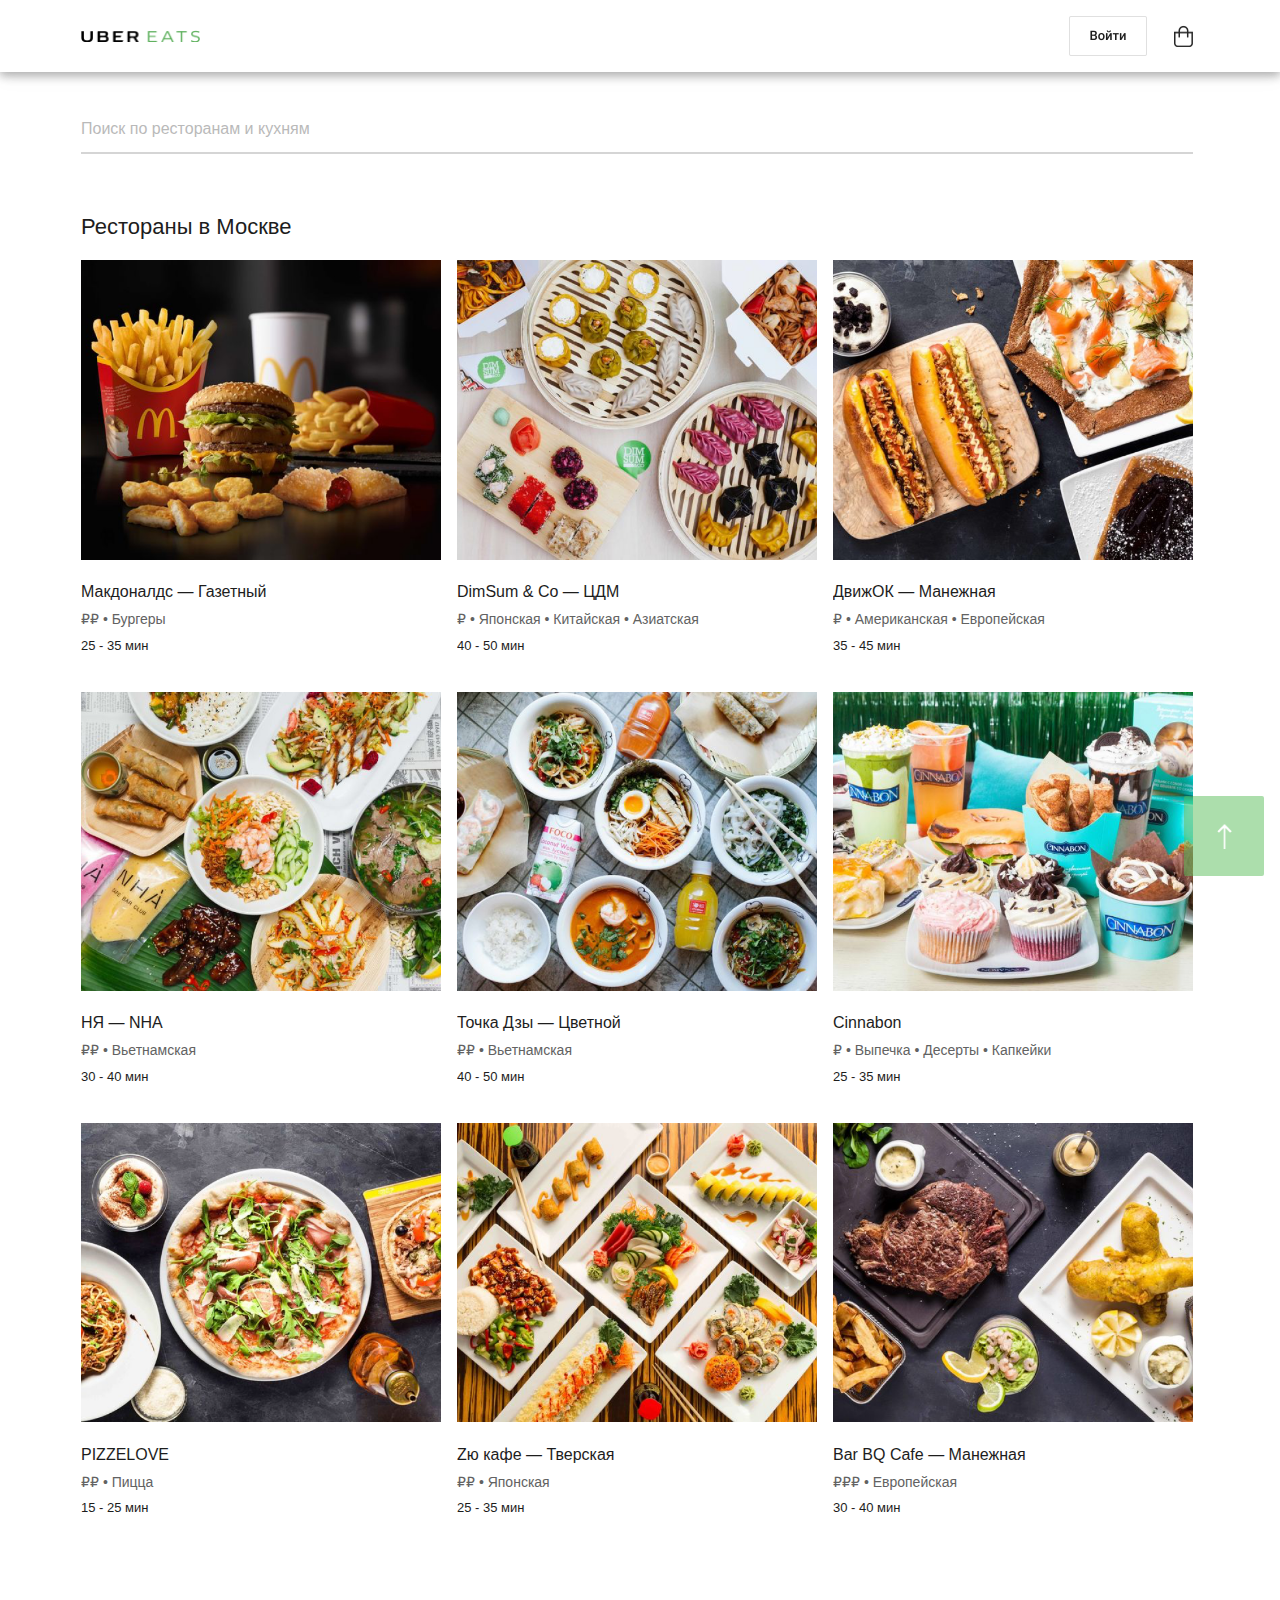
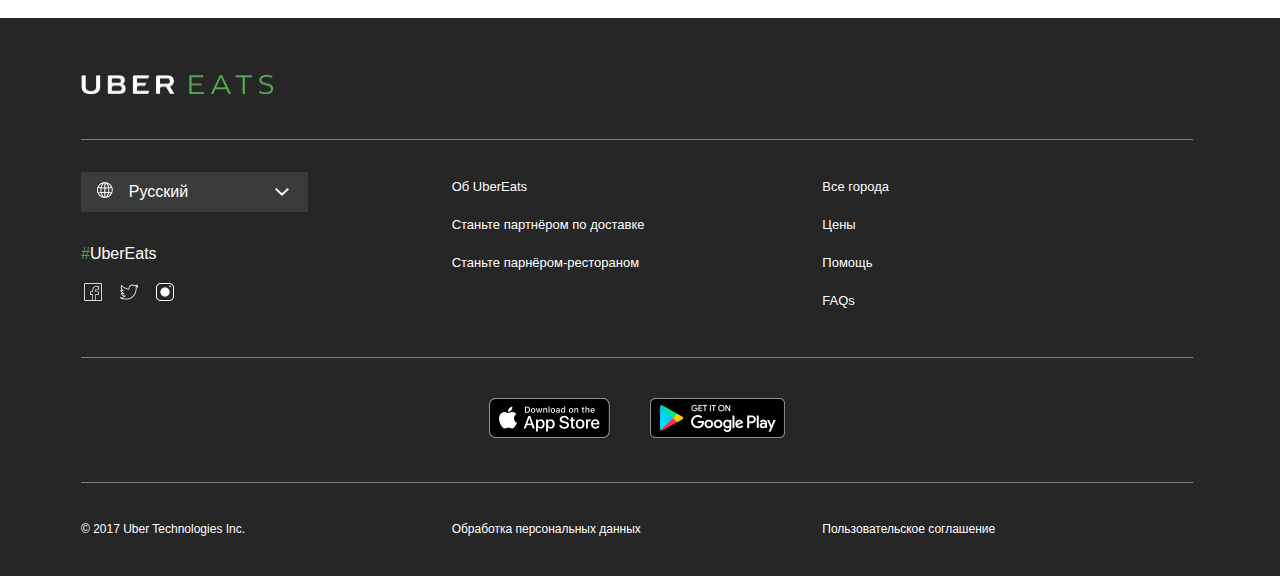
<file: index.html>
<!DOCTYPE html>
<html lang="en">
<head>
    <meta charset="UTF-8">
    <meta http-equiv="X-UA-Compatible" content="IE=edge">
    <meta name="viewport" content="width=device-width, initial-scale=1.0">
    <title>pizdetsssss</title>
    <link rel="stylesheet" href="index1.css">
    <link rel="stylesheet" href="normalize.css">
    <link rel="stylesheet" href="animation.css">
</head>

<body>
    <header class="main-header">
        <div class="m-container">
            <div class="header-line">
                <img class="black-logo" src="pins/black-logo.png" alt="black-logo">
                <div class="menu">
                        <img class="sign-in" src="pins/sign-in.png" alt="sign-in">
                        <img class="basket" src="pins/basket.png" alt="basket">
                </div>
            </div>
        </div>
    </header>

    
    <div class="upupup">
        <a href="#begin-of-page">
        <div class="upupup-btn">
            <img class="upupup-strelka" src="pins/up.png" alt="up">
        </div>
        </a>
    </div>

    <section id="begin-of-page" class="search">
        <div class="m-container">
            <div class="search-text">
            <form class="q">
                <input type="search" class="q" placeholder="Поиск по ресторанам и кухням"> 
            </form>
            </div>
            <div class="rectangle"></div>      
        </div>
    </section>

    <section class="restaurants">
        <div class="m-container">
            <div class="title">
                Рестораны в Москве
            </div>
        </div>
    </section>

    <sectoin class="cards-navigation">
        <div class="m-container">
            <div class="cards-container">

                <div class="cards">
                    <a href="index3.html">
                        <figure class="card-item">
                            <img class="card-photo" src="imgs1/mac.png">
                            <figcaption class="card-text">
                                <p class="card-name">Макдоналдс — Газетный</p>
                                <p class="card-food">₽₽ • Бургеры</p>
                                <p class="card-time">25 - 35 мин</p>
                            </figcaption>
                        </figure>
                    </a>
                </div>
        

                <div class="cards">
                    <a href="index3.html">
                        <figure class="card-item">
                            <img class="card-photo" src="imgs1/dimsum.png">
                            <figcaption class="card-text">
                                <p class="card-name">DimSum & Co — ЦДМ</p>
                                <p class="card-food">₽ • Японская • Китайская • Азиатская</p>
                                <p class="card-time">40 - 50 мин</p>
                            </figcaption>
                        </figure>
                    </a>
                </div>
            

                <div class="cards">
                    <a href="index3.html">
                        <figure class="card-item">
                            <img class="card-photo" src="imgs1/dvijok.png">
                            <figcaption class="card-text">
                                <p class="card-name">ДвижОК — Манежная</p>
                                <p class="card-food">₽ • Американская • Европейская</p>
                                <p class="card-time">35 - 45 мин</p>
                            </figcaption>
                        </figure>
                    </a>
                </div>
            

                <div class="cards">
                    <a href="index3.html">
                        <figure class="card-item">
                            <img class="card-photo" src="imgs1/nha.png">
                            <figcaption class="card-text">
                                <p class="card-name">НЯ — NHA</p>
                                <p class="card-food">₽₽ • Вьетнамская</p>
                                <p class="card-time">30 - 40 мин</p>
                            </figcaption>
                        </figure>
                    </a>
                </div>
            

                <div class="cards">
                    <a href="index3.html">
                        <figure class="card-item">
                            <img class="card-photo" src="imgs1/tsvetnoy.png">
                            <figcaption class="card-text">
                                <p class="card-name">Точка Дзы — Цветной</p>
                                <p class="card-food">₽₽ • Вьетнамская</p>
                                <p class="card-time">40 - 50 мин</p>
                            </figcaption>
                        </figure>
                    </a>
                    </a>
                </div>


                <div class="cards">
                    <a href="index3.html">
                        <figure class="card-item">
                            <img class="card-photo" src="imgs1/cinnabon.png">
                            <figcaption class="card-text">
                                <p class="card-name">Cinnabon</p>
                                <p class="card-food">₽ • Выпечка • Десерты • Капкейки</p>
                                <p class="card-time">25 - 35 мин</p>
                            </figcaption>
                        </figure>
                    </a>
                </div>
            
            
                <div class="cards">
                    <a href="index3.html">
                        <figure class="card-item">
                            <img class="card-photo" src="imgs1/pizzelove.png">
                            <figcaption class="card-text">
                                <p class="card-name">PIZZELOVE</p>
                                <p class="card-food">₽₽ • Пицца</p>
                                <p class="card-time">15 - 25 мин</p>
                            </figcaption>
                        </figure>
                    </a>
                </div>
    
                <div class="cards">
                    <a href="index3.html">
                        <figure class="card-item">
                            <img class="card-photo" src="imgs1/zy.png">
                            <figcaption class="card-text">
                                <p class="card-name">Zю кафе — Тверская</p>
                                <p class="card-food">₽₽ • Японская</p>
                                <p class="card-time">25 - 35 мин</p>
                            </figcaption>
                        </figure>
                        </a>
                </div>

                <div class="cards">
                    <a href="index3.html">
                        <figure class="card-item">
                            <img class="card-photo" src="imgs1/bar bq cafe.png">
                            <figcaption class="card-text">
                                <p class="card-name">Bar BQ Cafe — Манежная</p>
                                <p class="card-food">₽₽₽ • Европейская</p>
                                <p class="card-time">30 - 40 мин</p>
                            </figcaption>
                        </figure>
                    </a>
                </div>

            </div> <!--   cards-container   -->
        </div> <!--   m-container   -->
    </sectoin> 


    <footer class="footer">
        <div class="m-container">

            <img class="footer-logo" src="pins/white-logo.png" alt="white-logo">
            <div class="footer-rectangle-1"></div>
            <div class="footer-information">

                <div class="footer-inf-first">
                    <div class="footer-inf-first-lang">
                        <div class="lang-1">
                            <img class="lang-img" src="pins/world.png" alt="lang">
                            <select class="select-btn">
                                <option class="lang-text" value="ru">Русский</option>
                                <option class="lang-text" value="eng">English</option>
                            </select>
                        </div>
                    </div>
                    <div class="footer-inf-ubereats">
                        <p class="ubereats-reh">#</p>
                        <p class="ubereats-text">UberEats</p>
                    </div>
                    <div class="footer-inf-soc">
                        <img class="facebook" src="pins/facebook.png" alt="facebook">
                        <img class="twitter" src="pins/twitter-logo.png" alt="twitter">
                        <img class="instagram" src="pins/instagram.png" alt="instagram">
                    </div>
                </div>

                <div class="footer-inf-second">
                    <p class="gavno">Об UberEats</p>
                    <p class="gavno">Станьте партнёром по доставке</p>
                    <p class="gavno">Станьте парнёром-рестораном</p>
                </div>

                <div class="footer-inf-third">
                    <p class="gavno2">Все города</p>
                    <p class="gavno2">Цены</p>
                    <p class="gavno2">Помощь</p>
                    <p class="gavno2">FAQs</p>
                </div>
            </div> <!--   footer-information   -->

            <div class="footer-rectangle-2"></div>
            <div class="logo-apple-google">
                <a href="https://www.apple.com/ru/app-store/"><img class="apple-logo" src="pins/apple-logo.png" alt="apple"></a>
                <a href="https://play.google.com/store/games?hl=ru"><img class="google-logo" src="pins/google-logo.png" alt="google"></a>
            </div>
            <div class="footer-rectangle-3"></div>
            <div class="footer-inf-end">
                <p class="gavno3">© 2017 Uber Technologies Inc.</p>
                <p class="gavno3">Обработка персональных данных</p>
                <p class="gavno3">Пользовательское соглашение</p>
            </div>
        </div>
    </footer>
</body>
</html>
</file>
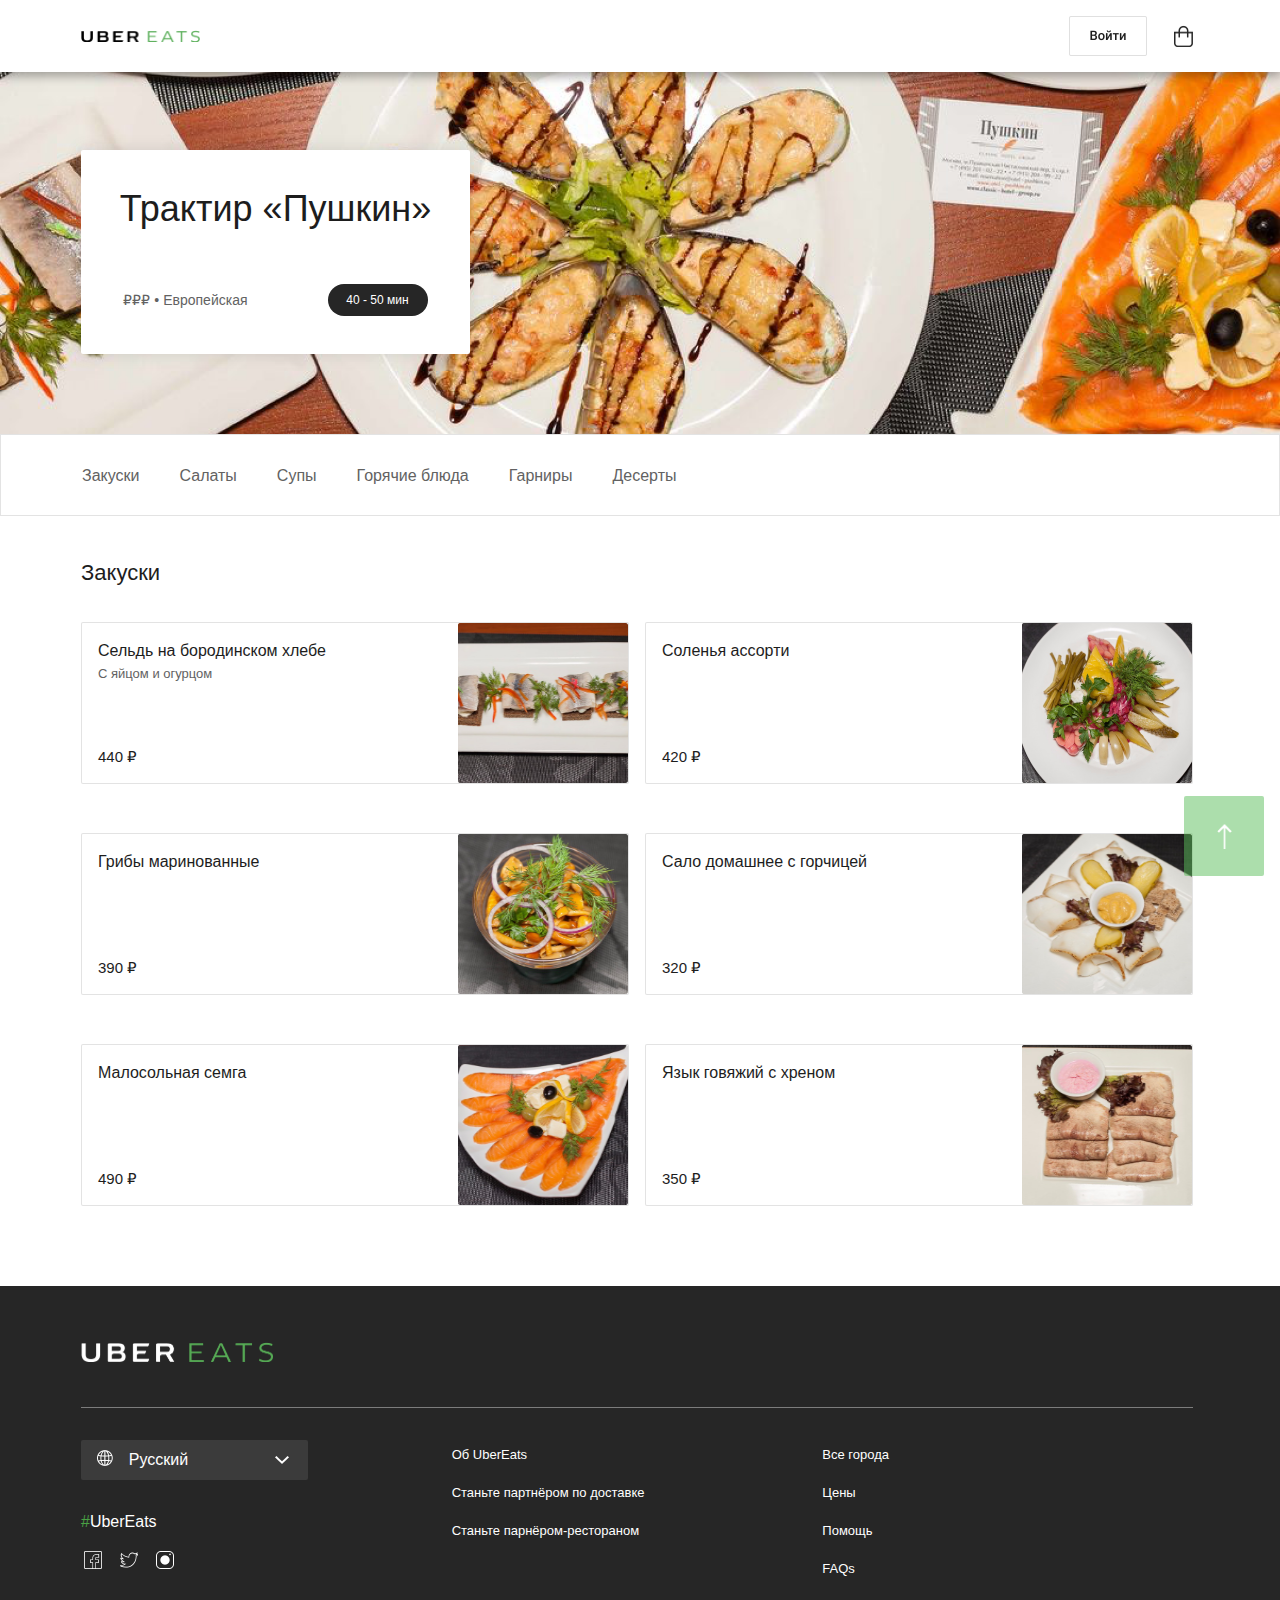
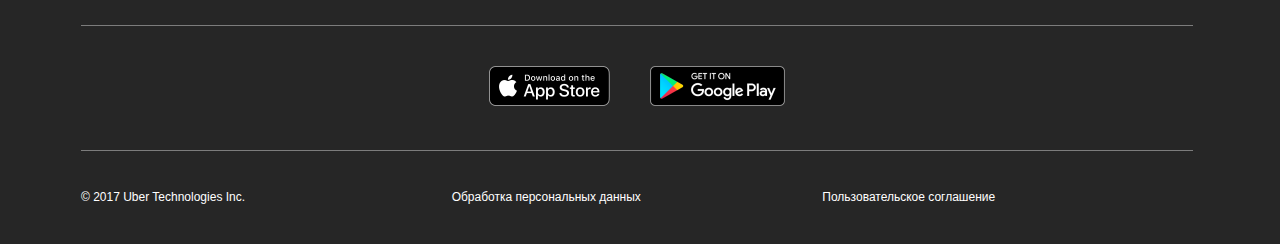
<file: index3.html>
<!DOCTYPE html>
<html lang="en">
<head>
    <meta charset="UTF-8">
    <meta http-equiv="X-UA-Compatible" content="IE=edge">
    <meta name="viewport" content="width=device-width, initial-scale=1.0">
    <title>jopaaaaaa</title>
    <link rel="stylesheet" href="index3.css">
    <link rel="stylesheet" href="normalize.css">
    <link rel="stylesheet" href="animation.css">
</head>
<body>
    <div class="m-container">
        <img class="perekroi" src="zakuski/perekroi.png">
    </div>

    <header class="main-header">
        <div class="m-container">
            <div class="header-line">
                <img class="black-logo" src="pins/black-logo.png" alt="black-logo">
                <div class="menu">
                        <img class="sign-in" src="pins/sign-in.png" alt="sign-in">
                        <img class="basket" src="pins/basket.png" alt="basket">
                </div>
            </div>
        </div>
    </header>

    
    <div class="upupup">
        <a href="#begin-of-page">
        <div class="upupup-btn">
            <img class="upupup-strelka" src="pins/up.png" alt="up">
        </div>
        </a>
    </div>

    <section id="begin-of-page" class="tractir">
        <div class="m-container">
            <div class="tractir-rectangle">
                <p class="pushkin">Трактир «Пушкин»</p>
                <div class="tractir-down">
                    <p class="kitchen">₽₽₽ • Европейская</p>
                    <div class="tractir-down-btn">
                        <p class="mins">40 - 50 мин</p>
                    </div>
                </div>
            </div>
        </div>
    </section>

    <section class="menu-nav">
        <div class="m-container">
            <div class="menu-nav-items">
                <p class="menu-item">Закуски</p>
                <p class="menu-item">Салаты</p>
                <p class="menu-item">Супы</p>
                <p class="menu-item">Горячие блюда</p>
                <p class="menu-item">Гарниры</p>
                <p class="menu-item">Десерты</p>
            </div>
        </div>
    </section>

    <section class="food">
        <div class="m-container">
            <p class="food-title">Закуски</p>
            <div class="food-rectangle"></div>
        </div>
    </section>

    <section class="food-navigation">
        <div class="m-container">
            <div class="food-container">
                <div class="food-card">
                    <div class="food-card-text">
                        <div class="food-card-name">
                            <p class="food-name">Сельдь на бородинском хлебе</p>
                            <p class="food-name-special">С яйцом и огурцом</p>
                        </div>
                        <p class="food-price">440 ₽</p>
                    </div>
                    <img class="food-photo" src="zakuski/z1.png">
                </div>
                
                <div class="food-card">
                    <div class="food-card-text">
                        <div class="food-card-name">
                            <p class="food-name">Соленья ассорти</p>
                        </div>
                        <p class="food-price">420 ₽</p>
                    </div>
                    <img class="food-photo" src="zakuski/z2.png">
                </div>
                <div class="food-card">
                    <div class="food-card-text">
                        <div class="food-card-name">
                            <p class="food-name">Грибы маринованные</p>
                        </div>
                        <p class="food-price">390 ₽</p>
                    </div>
                    <img class="food-photo" src="zakuski/z3.png">
                </div>
                <div class="food-card">
                    <div class="food-card-text">
                        <div class="food-card-name">
                            <p class="food-name">Сало домашнее с горчицей</p>
                        </div>
                        <p class="food-price">320 ₽</p>
                    </div>
                    <img class="food-photo" src="zakuski/z4.png">
                </div>
                <div class="food-card">
                    <div class="food-card-text">
                        <div class="food-card-name">
                            <p class="food-name">Малосольная семга</p>
                        </div>
                        <p class="food-price">490 ₽</p>
                    </div>
                    <img class="food-photo" src="zakuski/z5.png">
                </div>
                <div class="food-card">
                    <div class="food-card-text">
                        <div class="food-card-name">
                            <p class="food-name">Язык говяжий с хреном</p>
                        </div>
                        <p class="food-price">350 ₽</p>
                    </div>
                    <img class="food-photo" src="zakuski/z6.png">
                </div>
            </div>
        </div>
    </section>

    <footer class="footer">
        <div class="m-container">

            <img class="footer-logo" src="pins/white-logo.png" alt="white-logo">
            <div class="footer-rectangle-1"></div>
            <div class="footer-information">

                <div class="footer-inf-first">
                    <div class="footer-inf-first-lang">
                        <div class="lang-1">
                            <img class="lang-img" src="pins/world.png" alt="lang">
                            <select class="select-btn">
                                <option class="lang-text" value="ru">Русский</option>
                                <option class="lang-text" value="eng">English</option>
                            </select>
                        </div>
                    </div>
                    <div class="footer-inf-ubereats">
                        <p class="ubereats-reh">#</p>
                        <p class="ubereats-text">UberEats</p>
                    </div>
                    <div class="footer-inf-soc">
                        <img class="facebook" src="pins/facebook.png" alt="facebook">
                        <img class="twitter" src="pins/twitter-logo.png" alt="twitter">
                        <img class="instagram" src="pins/instagram.png" alt="instagram">
                    </div>
                </div>

                <div class="footer-inf-second">
                    <p class="gavno">Об UberEats</p>
                    <p class="gavno">Станьте партнёром по доставке</p>
                    <p class="gavno">Станьте парнёром-рестораном</p>
                </div>

                <div class="footer-inf-third">
                    <p class="gavno2">Все города</p>
                    <p class="gavno2">Цены</p>
                    <p class="gavno2">Помощь</p>
                    <p class="gavno2">FAQs</p>
                </div>
            </div> <!--   footer-information   -->

            <div class="footer-rectangle-2"></div>
            <div class="logo-apple-google">
                <a href="https://www.apple.com/ru/app-store/"><img class="apple-logo" src="pins/apple-logo.png" alt="apple"></a>
                <a href="https://play.google.com/store/games?hl=ru"><img class="google-logo" src="pins/google-logo.png" alt="google"></a>
            </div>
            <div class="footer-rectangle-3"></div>
            <div class="footer-inf-end">
                <p class="gavno3">© 2017 Uber Technologies Inc.</p>
                <p class="gavno3">Обработка персональных данных</p>
                <p class="gavno3">Пользовательское соглашение</p>
            </div>
        </div>
    </footer>
</body>
</html>
</file>
<file: index1.css>
* {margin:0; padding:0}
@media screen and (max-width: 575px) {
    .m-container {
        padding-left: 8px;
        padding-right: 8px;
    }
}

@media screen and (min-width: 768px) {
    .m-container {
        padding-left: 16px;
        padding-right: 16px;
    }
}
@media screen and (min-width: 992px) {
    .m-container {
        padding-left: 81px;
        padding-right: 87px;
    }
}

body {
    font-family: Roboto, sans-serif;
}
/*********************HEADER***************************/
.main-header {
    z-index: 3;
    position: fixed;
    width: 100%;
    background-color: #FFFFFF;
    height: 72px;
    box-shadow: 0px 0px 16px rgba(38, 38, 38, 0.16);
    filter: drop-shadow(0px 4px 4px rgba(0, 0, 0, 0.25));
}

.header-line {
    display: flex;
    justify-content: space-between;
}

.menu {
    display: flex;
}

.black-logo {
    padding-top: 30px;
    width: 119.23px;
    height: 12.31px;
}

.sign-in {
    padding-right: 27px;
    padding-top: 16px;
    width: 78px;
    height: 40px;
}

.basket {
    padding-top: 24.91px;
    width: 18.95px;
    height: 21.74px;
}

/*********************CONTENT**************************/
@media screen and (max-width: 767px) {
    .cards-container {
        padding-top: 16px;
        padding-bottom: 48px;
        display: grid;
        grid-template-rows: 1fr;
        grid-template-columns: 1fr;
        row-gap: 16px;
    }
}

@media screen and (min-width: 768px) {
    .cards-container {
        padding-top: 16px;
        padding-bottom: 48px;
        display: grid;
        grid-template-rows: 1fr 1fr;
        grid-template-columns: 1fr 1fr;
        row-gap: 16px;
        column-gap: 16px;
    }
}
@media screen and (min-width: 992px) {
    .cards-container {
        padding-top: 16px;
        padding-bottom: 80px;
        display: grid;
        grid-template-rows: 1fr 1fr 1fr;
        grid-template-columns: 1fr 1fr 1fr;
        row-gap: 16px;
        column-gap: 16px;
    }
}
.search-text {
    display: flex;
    align-items: center;
    height: 47px;
    padding-top: 105px;
    padding-bottom: 0.4px;
    font-style: normal;
    font-weight: 400;
    font-size: 16px;
    line-height: 150%;
    color: #626262;
    mix-blend-mode: normal;
    opacity: 0.5;
    z-index: 1;
}

.rectangle {
    height: 1.96px;
    padding-top: 0.04px;
    background: #757575;
    mix-blend-mode: normal;
    opacity: 0.3;
    z-index: 1; 
}

.title {
    display: flex;
    align-items: center;
    width: 217px;
    height: 34px;
    padding-top: 56px;
    font-style: normal;
    font-weight: 300;
    font-size: 22px;
    line-height: 155%;
    color: #1D1D1D;
}

.card-name {
    padding-top: 16px;
    font-style: normal;
    font-weight: 400;
    font-size: 16px;
    line-height: 150%;
    display: flex;
    align-items: center;
    color: #1D1D1D;
}

.card-food {
    padding-top: 4px;
    font-style: normal;
    font-weight: 400;
    font-size: 14px;
    line-height: 162%;
    display: flex;
    align-items: center;
    color: #626262;
}

.card-time {
    text-decoration: none;
    padding-top: 4px;
    padding-bottom: 20px;
    bottom: 5.46%;
    font-style: normal;
    font-weight: 300;
    font-size: 13px;
    line-height: 162%;
    display: flex;
    align-items: center;
    color: #1D1D1D;
}

.card-photo {
    width: 100%;
}

a {
    text-decoration: none;
}
/**********************FOOTER**************************/
@media screen and (max-width: 767px) {
    .footer-inf-first-lang {
        width: 227px;
    }
    .footer-information, .footer-inf-end {
        display: grid;
        grid-template-rows: 1fr 1fr 1fr;
    }
    .footer-inf-second {
        padding-top: 39px;
    }
    
    .logo-apple-google {
        padding-top: 24px;
        padding-bottom: 24px;
    }
    .apple-logo {
        width: 108.6px;
        height: 36px;
        padding-right: 24.4px;
    }
    .google-logo {
        width: 124px;
        height: 36px;
    }
    .gavno3 {
        padding-bottom: 24px;
    }
    .footer-inf-end {
        padding-bottom: 16px;
    }
}
@media screen and (min-width: 768px) {
    .footer-information, .footer-inf-end {
        display: grid;
        grid-template-columns: 1fr 1fr 1fr;
    }
    .footer-information {
        padding-bottom: 26px;
    }
    .footer-inf-second, .footer-inf-third {
        padding-top: 39px;
    }
    .footer-inf-first-lang {
        width: 176px;
    }
    .logo-apple-google {
        padding-top: 40px;
        padding-bottom: 40px;
    }
    .apple-logo {
        width: 120.66px;
        height: 40px;
        padding-right: 40px;
    }
    .google-logo {
        width: 135px;
        height: 40px;
    }
    .footer-inf-end {
        padding-bottom: 40px;
    }
}
@media screen and (min-width: 992px) {
    .footer-information, .footer-inf-end {
        display: grid;
        grid-template-columns: 1fr 1fr 1fr;
    }
    .footer-information {
        padding-bottom: 26px;
    }
    .footer-inf-second, .footer-inf-third {
        padding-top: 39px;
    }
    .footer-inf-first-lang {
        width: 227px
    }
    .logo-apple-google {
        padding-top: 40px;
        padding-bottom: 40px;
    }
    .apple-logo {
        width: 120.66px;
        height: 40px;
        padding-right: 40px;
    }
    .google-logo {
        width: 135px;
        height: 40px;
    }
    .footer-inf-end {
        padding-bottom: 40px;
    }
}

.footer {
    background: #262626;
}

.footer-logo {
    padding-top: 56px;
    padding-bottom: 40px;
    width: 192px;
    height: 20px;
}

.footer-rectangle-1 {
    z-index: 1;
    height: 1px;
    background: #FFFFFF;
    mix-blend-mode: normal;
    opacity: 0.4;
}

.footer-inf-first-lang {
    display: flex;
    align-items: center;
    justify-content: space-between;
    height: 40px;
    background: #3B3B3B;
    border-radius: 2px;
}

.lang-1 {
    display: flex;
}

.footer-inf-first {
    padding-top: 32px;
}

.footer-inf-second, .footer-inf-third {
    font-style: normal;
    font-weight: 300;
    font-size: 13px;
    line-height: 15px;
    color: #FFFFFF;
}

.gavno {
    padding-bottom: 23px;
}

.gavno2 {
    padding-bottom: 23px;
}

.lang-img {
    padding-left: 16px;
    padding-right: 16px;
    width: 15.72px;
    height: 15.72px;
}

.footer-inf-ubereats {
    display: flex;
    padding-top: 32px;
}

.ubereats-reh {
    font-style: normal;
    font-weight: 300;
    font-size: 16px;
    line-height: 19px;
    color: #49A144; 
}

.ubereats-text {
    font-style: normal;
    font-weight: 300;
    font-size: 16px;
    line-height: 19px;
    color: #FFFFFF;
}

.footer-inf-soc {
    padding-top: 17px;
    width: 96px;
    display: flex;
    justify-content: space-between;
}

.facebook {
    width: 24px;
    height: 24px;
}
.twitter {
    width: 24px;
    height: 24px;
}
.instagram {
    width: 24px;
    height: 24px;
}

.footer-rectangle-2 {
    z-index: 1;
    height: 1px;
    background: #FFFFFF;
    mix-blend-mode: normal;
    opacity: 0.4;
}

.logo-apple-google {
    display: flex;
    justify-content: center;
}

.footer-rectangle-3 {
    z-index: 1;
    height: 1px;
    background: #FFFFFF;
    mix-blend-mode: normal;
    opacity: 0.4;
}

.footer-inf-end {
    padding-top: 40px;
    font-style: normal;
    font-weight: 400;
    font-size: 12px;
    line-height: 13px;
    color: #FFFFFF;
}

.select-btn {
    font-style: normal;
    font-weight: 300;
    font-size: 16px;
    line-height: 19px;
    color: #FFFFFF;
    background: #3B3B3B;
    appearance: none;
    border: none;
    outline: none;
}
.select-btn:not([multiple]) {
    background-repeat: no-repeat;
    background-position: right;
    background-size: 14px;
    background-image: url("pins/strelka.png");
  }

@media screen and (max-width: 767px) {
    .select-btn:not([multiple]) {
        padding-right: 100px;
    }
}

@media screen and (min-width: 768px) {
    .select-btn:not([multiple]) {
        padding-right: 50px;
    }
}
@media screen and (min-width: 992px) {
    .select-btn:not([multiple]) {
    padding-right: 100px;
    }
}

/*******************UPUPUP*********************/
@media screen and (max-width: 767px) {
    .upupup-btn {
        width: 64px;
        height: 64px;
    }
}

@media screen and (min-width: 768px) {
    .upupup-btn {
        width: 80px;
        height: 80px;
    }
}
@media screen and (min-width: 992px) {
    .upupup-btn {
        width: 80px;
        height: 80px;
    }
}
.upupup {
    z-index: 3;
    position: fixed;
    bottom: 24px;
    left: 0;
    right: 16px;
    display: flex;
    justify-content: flex-end;
}

.upupup-btn {
    display: flex;
    justify-content: center;
    align-items: center;
    background: rgba(89, 189, 90, 0.5);
    border-radius: 2px;
    border: #59BD5A;
}
.upupup-strelka {
    width: 15px;
    height: 25px;

}

.q {
    width: 100%;
    height: 40px;
    border: none;
    outline: none;
}
</file>
<file: animation.css>
@media screen and (max-width: 767px) {
    .upupup-btn:active {
        background: #59bd5a;
    }
    html {
        scroll-behavior: smooth;
    } 
    .card-item:active {
        background: #F2F2F2;
    }
    .food-card:active {
        background: #F2F2F2;
    }   
    .card-photo:active {
        transform: scale(1.08);
    }
    .card-item {
        overflow: hidden;
    }
    .tractir-rectangle:active {
        transform: scale(1.08);
    }
}

@media screen and (min-width: 768px) {
    .upupup-btn:active {
        background: #59bd5a;
    }
    html {
        scroll-behavior: smooth;
    }
    .menu-item:active {
        color: #327430;
    }
    .card-item:active {
        background: #F2F2F2;
    }
    .food-card:active {
        background: #F2F2F2;
    }
    .card-photo:active {
        transform: scale(1.08);
    }
    .card-item {
        overflow: hidden;
    }
    .tractir-rectangle:active {
        transform: scale(1.08);
    }
}
@media screen and (min-width: 992px) {
    .upupup-btn:hover {
        background: #59bd5a;
    }
    .upupup-btn:active {
        background: #59bd5a;
    }
    html {
        scroll-behavior: smooth;
    }
    .card-item:hover {
        background: #F2F2F2;
    }
    .food-card:hover {
        background: #F2F2F2;
    }
    .menu-item:hover {
        color: #327430;
    }
    .card-photo {
        transition: all 0.3s;
    }
    .card-photo:hover {
        transform: scale(1.08);
    }
    .card-item {
        overflow: hidden;
    }
    .tractir-rectangle {
        transition: all 0.3s;
    }
    .tractir-rectangle:hover {
        transform: scale(1.08);
    }
}
</file>
<file: index3.css>
* {margin: 0; padding: 0}
@media screen and (max-width: 767px) {
    .m-container {
        padding-left: 8px;
        padding-right: 8px;
    }
}

@media screen and (min-width: 768px) {
    .m-container {
        padding-left: 16px;
        padding-right: 16px;
    }
}
@media screen and (min-width: 992px) {
    .m-container {
        padding-left: 81px;
        padding-right: 87px;
    }
}

body {
    font-family: Roboto, sans-serif;
}

/*********************HEADER***************************/
.main-header {
    top:0;
    z-index: 3;
    position: fixed;
    width: 100%;
    background-color: #FFFFFF;
    height: 72px;
    box-shadow: 0px 0px 16px rgba(38, 38, 38, 0.16);
    filter: drop-shadow(0px 4px 4px rgba(0, 0, 0, 0.25));
}
.perekroi {
    top:0;
    z-index: 1;
    height: 66px;
}

.header-line {
    display: flex;
    justify-content: space-between;
}

.menu {
    display: flex;
}

.black-logo {
    padding-top: 30px;
    width: 119.23px;
    height: 12.31px;
}

.sign-in {
    padding-right: 27px;
    padding-top: 16px;
    width: 78px;
    height: 40px;
}

.basket {
    padding-top: 24.91px;
    width: 18.95px;
    height: 21.74px;
}



/*******************UPUPUP*********************/
@media screen and (max-width: 767px) {
    .upupup-btn {
        width: 64px;
        height: 64px;
    }
}

@media screen and (min-width: 768px) {
    .upupup-btn {
        width: 80px;
        height: 80px;
    }
}
@media screen and (min-width: 992px) {
    .upupup-btn {
        width: 80px;
        height: 80px;
    }
}
.upupup {
    z-index: 12;
    position: fixed;
    bottom: 24px;
    left: 0;
    right: 16px;
    display: flex;
    justify-content: flex-end;
}

.upupup-btn {
    display: flex;
    justify-content: center;
    align-items: center;
    background: rgba(89, 189, 90, 0.5);
    border-radius: 2px;
    border: #59BD5A;
}
.upupup-strelka {
    width: 15px;
    height: 25px;
}

/*******************CONTENT************************/

@media screen and (max-width: 767px) {
    .tractir {
        background: url(zakuski/traktir_S.png);
        background-size: cover;
        height: 255px;
        display: flex;
        justify-content: center;
    }
    .pushkin {
        font-size: 24px;
        line-height: 28px;
        padding-top: 24px;
        padding-bottom: 40px;
    }
    .tractir-rectangle {
        position: relative;
        top: 131px;
        width: 360px;
        height: 180px;
        display: flex;
        flex-direction: column;
        align-items: center;
    }
    .tractir-down {
        display: flex;
        flex-direction: column;
        align-items: center;
    }
    .kitchen {
        padding-bottom: 16px;
    }
    .menu-nav {
        display: none;
    }
}

@media screen and (min-width: 767px) {
    .tractir {
        display: flex;
        align-items: center;
        background-image: url(zakuski/traktir_M.png);
        height: 364px;
        background-size: cover;
    }
    .tractir-rectangle {
        display: flex;
        flex-direction: column;
        align-items: center;
        width: 389px;
        height: 204px;
    }
    .pushkin {
        font-size: 36px;
        line-height: 42px;
        padding-top: 38px;
        padding-bottom: 54px;
    }
    .tractir-down {
        display: flex;
        align-items: center;
    }
    .kitchen { 
        padding-right: 80px;
    }
    .menu-nav-items {
        display: flex;
    }
    .menu-nav {
        height: 80px;
        background: #FFFFFF;
        border: 1px solid rgba(117, 117, 117, 0.2);
        display: flex;
        align-items: center;
    }
}
@media screen and (min-width: 992px) {
    .tractir {
        display: flex;
        align-items: center;
        background-image: url(zakuski/traktir.png);
        height: 364px;
        background-size: cover;
    }  
    .tractir-rectangle {
        display: flex;
        flex-direction: column;
        align-items: center;
        width: 389px;
        height: 204px;
    }
    .pushkin {
        font-size: 36px;
        line-height: 42px;
        padding-top: 38px;
        padding-bottom: 54px;
    }
    .tractir-down {
        display: flex;
        align-items: center;
        justify-items: flex-end;
    }
    .kitchen { 
        padding-right: 80px;
    }
    .menu-nav-items {
        display: flex;
    }
    .menu-nav {
        height: 80px;
        background: #FFFFFF;
        border: 1px solid rgba(117, 117, 117, 0.2);
        display: flex;
        align-items: center;
    }
}

.tractir-down-btn {
    display: flex;
    align-items: center;
    justify-content: center;
    background: #262626;
    border-radius: 16px;
    width: 100px;
    height: 32px;
}

.tractir-rectangle {
    background: #FFFFFF;
    box-shadow: 0px 0px 16px rgba(117, 117, 117, 0.2);
    border-radius: 2px;
}

.pushkin {
    font-style: normal;
    font-weight: 400;
    color: #1D1D1D;
}

.kitchen {
    font-style: normal;
    font-weight: 400;
    font-size: 14px;
    line-height: 16px;
    color: #626262;
}

.mins {
    font-style: normal;
    font-weight: 400;
    font-size: 12px;
    line-height: 14px;
    color: #FFFFFF;
}

.menu-nav {
    height: 80px;
    background: #FFFFFF;
    border: 1px solid rgba(117, 117, 117, 0.2);
}

.menu-item, .menu-item-special {
    padding-right: 40px;
    font-style: normal;
    font-weight: 400;
    font-size: 16px;
    line-height: 19px;
    color: #626262;
}

.menu-item-special {
    color: #327430;
}

.food-title {
    font-style: normal;
    font-weight: 400;
    font-size: 22px;
    line-height: 34px;
    color: #1D1D1D;
}

/******************FOOD***********************/
@media screen and (max-width: 767px) {
    .food-navigation {
        padding-bottom: 48px;
    }
    .food-container {
        display: grid;
        grid-template-rows: 1fr;
        row-gap: 16px;
    }
    .food-title {
        padding-top: 112px;
        padding-bottom: 12px;
    }
    .food-rectangle {
        background: #757575;
        width: 50px;
        height: 1px;    
        margin-left: 17px;   
    }
    .food {
        display: flex;
        justify-content: center;
    }
    .food-navigation {
        padding-top: 41px;
    }
    .food-photo {
        height: 102px;
        width: 102px;
    }
    .food-card {
        height: 102px;
        background: #FFFFFF;
        border-bottom: 1px solid rgba(117, 117, 117, 0.2);
        border-radius: 2px;
    }
    .food-name {
        font-size: 14px;
    }
    .food-price {
        padding-bottom: 16px;
    }
}

@media screen and (min-width: 768px) {
    .food-navigation {
        padding-bottom: 48px;
    }
    .food-container {
        display: grid;
        grid-template-rows: 1fr;
        row-gap: 32px;
    }
    .food-title {
        padding-top: 40px;
    }
    .food-navigation {
        padding-top: 32px;
    }
    .food-photo {
        width: 200px;
        height: 160px;
    }
    .food-card {
        height: 160px;
        background: #FFFFFF;
        border: 1px solid rgba(117, 117, 117, 0.2);
        border-radius: 2px;
    }
    .food-name {
        font-size: 16px;
        padding-top: 16px;
    }
    .food-card-text {
        padding-left: 24px;
    }
    .food-price {
        padding-bottom: 16px;
    }
}
@media screen and (min-width: 992px) {
    .food-navigation {
        padding-bottom: 80px;
    }
    .food-container {
        display: grid;
        grid-template-columns: 1fr 1fr;
        column-gap: 16px;
        row-gap: 49px;
    }
    .food-title {
        padding-top: 40px;
    }
    .food-navigation {
        padding-top: 32px;
    }
    .food-photo {
        width: 170px;
        height: 160px;
    }
    .food-card {
        height: 160px;
        background: #FFFFFF;
        border: 1px solid rgba(117, 117, 117, 0.2);
        border-radius: 2px;
    }
    .food-name {
        font-size: 16px;
        padding-top: 16px;
    }
    .food-card-text {
        padding-left: 16px;
    }
    .food-price {
        padding-bottom: 16px;
    }
}

.food-card {
    display: flex;
    justify-content: space-between;
}

.food-name {
    font-style: normal;
    font-weight: 400;
    line-height: 24px;
    color: #1D1D1D;
}

.food-name-special {
    font-style: normal;
    font-weight: 400;
    font-size: 13px;
    line-height: 21px;
    color: #626262;
}

.food-price {
    font-style: normal;
    font-weight: 500;
    font-size: 15px;
    line-height: 21px;
    color: #1D1D1D;

}

.food-card-text {
    display: flex;
    flex-direction: column;
    justify-content: space-between;
}

/**********************FOOTER**************************/
@media screen and (max-width: 767px) {
    .footer-inf-first-lang {
        width: 227px;
    }
    .footer-information, .footer-inf-end {
        display: grid;
        grid-template-rows: 1fr 1fr 1fr;
    }
    .footer-inf-second {
        padding-top: 39px;
    }
    
    .logo-apple-google {
        padding-top: 24px;
        padding-bottom: 24px;
    }
    .apple-logo {
        width: 108.6px;
        height: 36px;
        padding-right: 24.4px;
    }
    .google-logo {
        width: 124px;
        height: 36px;
    }
    .gavno3 {
        padding-bottom: 24px;
    }
    .footer-inf-end {
        padding-bottom: 16px;
    }
}
@media screen and (min-width: 768px) {
    .footer-information, .footer-inf-end {
        display: grid;
        grid-template-columns: 1fr 1fr 1fr;
    }
    .footer-information {
        padding-bottom: 26px;
    }
    .footer-inf-second, .footer-inf-third {
        padding-top: 39px;
    }
    .footer-inf-first-lang {
        width: 176px;
    }
    .logo-apple-google {
        padding-top: 40px;
        padding-bottom: 40px;
    }
    .apple-logo {
        width: 120.66px;
        height: 40px;
        padding-right: 40px;
    }
    .google-logo {
        width: 135px;
        height: 40px;
    }
    .footer-inf-end {
        padding-bottom: 40px;
    }
}
@media screen and (min-width: 992px) {
    .footer-information, .footer-inf-end {
        display: grid;
        grid-template-columns: 1fr 1fr 1fr;
    }
    .footer-information {
        padding-bottom: 26px;
    }
    .footer-inf-second, .footer-inf-third {
        padding-top: 39px;
    }
    .footer-inf-first-lang {
        width: 227px
    }
    .logo-apple-google {
        padding-top: 40px;
        padding-bottom: 40px;
    }
    .apple-logo {
        width: 120.66px;
        height: 40px;
        padding-right: 40px;
    }
    .google-logo {
        width: 135px;
        height: 40px;
    }
    .footer-inf-end {
        padding-bottom: 40px;
    }
}

.footer {
    background: #262626;
}

.footer-logo {
    padding-top: 56px;
    padding-bottom: 40px;
    width: 192px;
    height: 20px;
}

.footer-rectangle-1 {
    z-index: 1;
    height: 1px;
    background: #FFFFFF;
    mix-blend-mode: normal;
    opacity: 0.4;
}

.footer-inf-first-lang {
    display: flex;
    align-items: center;
    justify-content: space-between;
    height: 40px;
    background: #3B3B3B;
    border-radius: 2px;
}

.lang-1 {
    display: flex;
}

.footer-inf-first {
    padding-top: 32px;
}

.footer-inf-second, .footer-inf-third {
    font-style: normal;
    font-weight: 300;
    font-size: 13px;
    line-height: 15px;
    color: #FFFFFF;
}

.gavno {
    padding-bottom: 23px;
}

.gavno2 {
    padding-bottom: 23px;
}

.lang-img {
    padding-left: 16px;
    padding-right: 16px;
    width: 15.72px;
    height: 15.72px;
}

.footer-inf-ubereats {
    display: flex;
    padding-top: 32px;
}

.ubereats-reh {
    font-style: normal;
    font-weight: 300;
    font-size: 16px;
    line-height: 19px;
    color: #49A144; 
}

.ubereats-text {
    font-style: normal;
    font-weight: 300;
    font-size: 16px;
    line-height: 19px;
    color: #FFFFFF;
}

.footer-inf-soc {
    padding-top: 17px;
    width: 96px;
    display: flex;
    justify-content: space-between;
}

.facebook {
    width: 24px;
    height: 24px;
}
.twitter {
    width: 24px;
    height: 24px;
}
.instagram {
    width: 24px;
    height: 24px;
}

.footer-rectangle-2 {
    z-index: 1;
    height: 1px;
    background: #FFFFFF;
    mix-blend-mode: normal;
    opacity: 0.4;
}

.logo-apple-google {
    display: flex;
    justify-content: center;
}

.footer-rectangle-3 {
    z-index: 1;
    height: 1px;
    background: #FFFFFF;
    mix-blend-mode: normal;
    opacity: 0.4;
}

.footer-inf-end {
    padding-top: 40px;
    font-style: normal;
    font-weight: 400;
    font-size: 12px;
    line-height: 13px;
    color: #FFFFFF;
}

.select-btn {
    font-style: normal;
    font-weight: 300;
    font-size: 16px;
    line-height: 19px;
    color: #FFFFFF;
    background: #3B3B3B;
    appearance: none;
    border: none;
    outline: none;
}
.select-btn:not([multiple]) {
    background-repeat: no-repeat;
    background-position: right;
    background-size: 14px;
    background-image: url("pins/strelka.png");
  }

@media screen and (max-width: 767px) {
    .select-btn:not([multiple]) {
        padding-right: 100px;
    }
}

@media screen and (min-width: 768px) {
    .select-btn:not([multiple]) {
        padding-right: 50px;
    }
}
@media screen and (min-width: 992px) {
    .select-btn:not([multiple]) {
    padding-right: 100px;
    }
}
</file>
